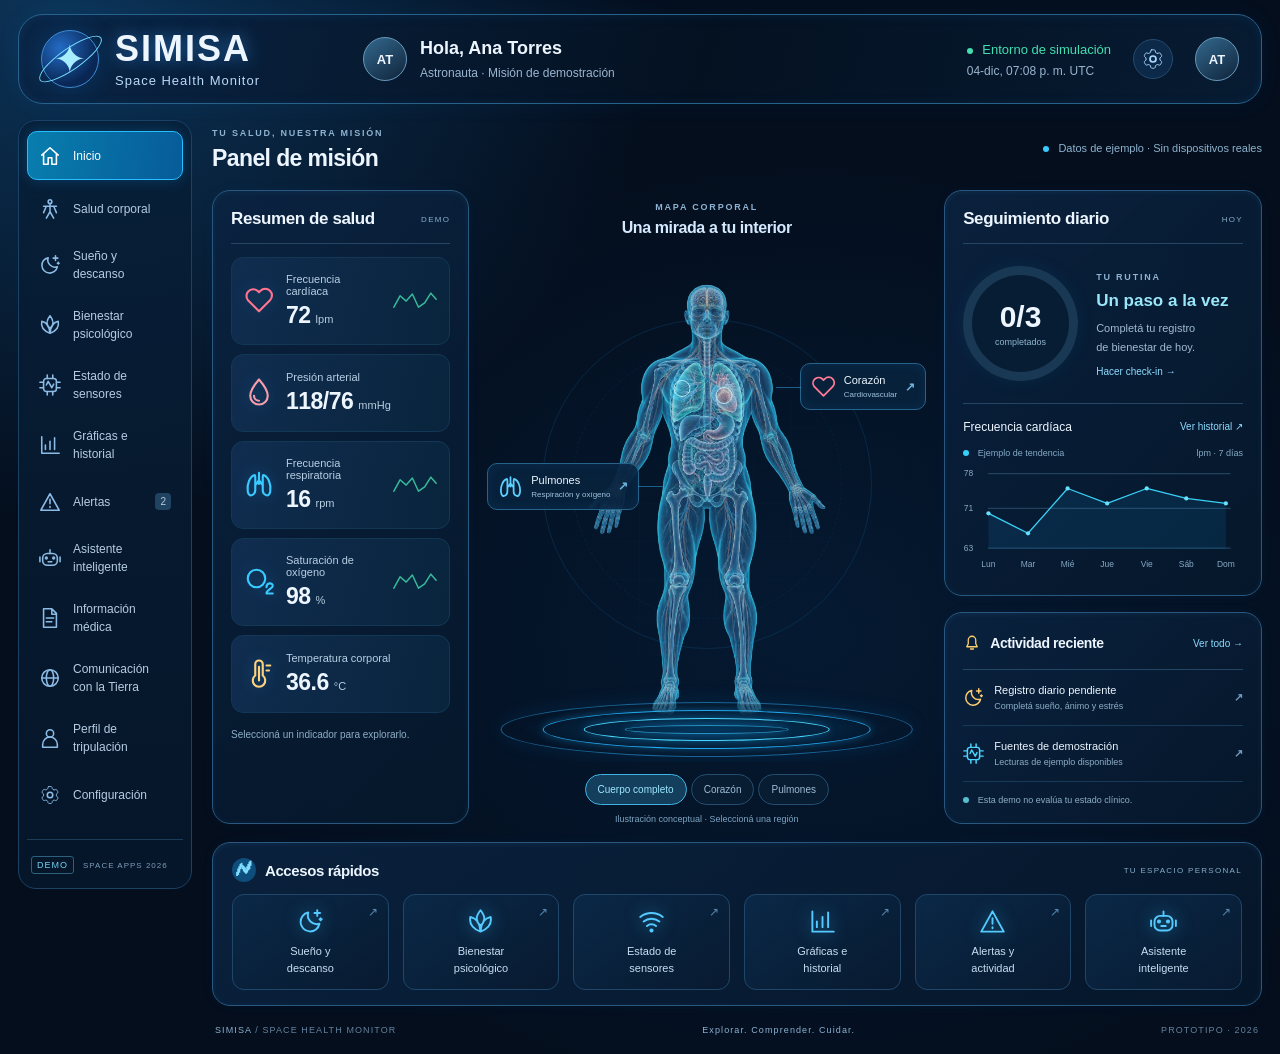
<file: index.html>
<!doctype html>
<html lang="es">

<head>
  <meta charset="utf-8">
  <meta name="viewport" content="width=device-width,initial-scale=1">
  <meta name="theme-color" content="#061224">
  <meta name="description" content="SIMISA: prototipo de seguimiento de salud para misiones espaciales.">
  <title>SIMISA · Panel de misión</title>
  <link rel="stylesheet" href="web/styles.css">
  <script src="web/app.js" defer></script>
</head>

<body>
  <header class="topbar">
    <a href="#inicio" class="brand" aria-label="SIMISA, inicio"><span
        class="brand-icon">✦<i></i></span><span><strong>SIMISA</strong><small>Space Health Monitor</small></span></a>
    <div class="crew"><span class="avatar">AT</span>
      <div><b>Hola, Ana Torres</b><small>Astronauta · Misión de demostración</small></div>
    </div>
    <div class="connection"><span><i></i> Entorno de simulación</span><small id="clock"></small></div>
    <button class="icon-button" data-panel="settings" aria-label="Abrir configuración"><span
        data-icon="settings"></span></button>
    <button class="avatar profile-button" data-panel="profile" aria-label="Ver perfil de Ana Torres">AT</button>
  </header>
  <div class="app-layout">
    <aside class="sidebar">
      <nav aria-label="Navegación principal">
        <button class="nav-item active" data-action="home" aria-current="page"><span
            data-icon="home"></span><span>Inicio</span></button>
        <button class="nav-item" data-action="body"><span data-icon="body"></span><span>Salud corporal</span></button>
        <button class="nav-item" data-panel="sleep"><span data-icon="moon"></span><span>Sueño y descanso</span></button>
        <button class="nav-item" data-panel="wellbeing"><span data-icon="flower"></span><span>Bienestar
            psicológico</span></button>
        <button class="nav-item" data-panel="devices"><span data-icon="sensor"></span><span>Estado de
            sensores</span></button>
        <button class="nav-item" data-panel="history"><span data-icon="chart"></span><span>Gráficas e
            historial</span></button>
        <button class="nav-item" data-panel="alerts"><span data-icon="alert"></span><span>Alertas</span><span
            class="nav-count">2</span></button>
        <button class="nav-item" data-panel="assistant"><span data-icon="assistant"></span><span>Asistente
            inteligente</span></button>
        <button class="nav-item" data-panel="information"><span data-icon="document"></span><span>Información
            médica</span></button>
        <button class="nav-item" data-panel="earth"><span data-icon="globe"></span><span>Comunicación con la
            Tierra</span></button>
        <button class="nav-item" data-panel="profile"><span data-icon="user"></span><span>Perfil de
            tripulación</span></button>
        <button class="nav-item" data-panel="settings"><span
            data-icon="settings"></span><span>Configuración</span></button>
      </nav>
      <div class="sidebar-foot"><span class="demo-tag">DEMO</span><span>SPACE APPS 2026</span></div>
    </aside>
    <main>
      <div class="page-intro">
        <div><span class="eyebrow">TU SALUD, NUESTRA MISIÓN</span>
          <h1>Panel de misión</h1>
        </div><span class="demo-note"><i></i> Datos de ejemplo · Sin dispositivos reales</span>
      </div>
      <div class="dashboard">
        <section class="panel health-panel" aria-labelledby="summary-title">
          <div class="panel-heading">
            <h2 id="summary-title">Resumen de salud</h2><span class="tiny-label">DEMO</span>
          </div>
          <div id="metrics" class="metrics"></div>
          <p class="panel-footnote">Seleccioná un indicador para explorarlo.</p>
        </section>
        <section class="body-panel" aria-label="Explorador corporal interactivo">
          <div class="body-heading"><span class="eyebrow">MAPA CORPORAL</span>
            <h2 id="body-title" aria-live="polite">Una mirada a tu interior</h2>
          </div>
          <div id="body-stage" tabindex="0"
            aria-label="Mapa corporal. Usá los botones para explorar corazón y pulmones. Escape vuelve al cuerpo completo.">
            <div class="orbital orbit-one"></div>
            <div class="orbital orbit-two"></div>
            <div class="scan-grid"></div>
            <div id="body-scene"><img id="anatomy" src="prototipo-cuerpo/assets/cuerpo-holografico.png"
                alt="Ilustración conceptual frontal del cuerpo humano con órganos visibles" draggable="false"><button
                class="hotspot heart-hotspot" data-region="heart" aria-label="Explorar corazón"></button><button
                class="hotspot lung-hotspot" data-region="lungs" aria-label="Explorar pulmones"></button></div>
            <button class="body-label label-heart" data-region="heart"><span
                data-icon="heart"></span><span>Corazón<small>Cardiovascular</small></span><b>↗</b></button>
            <button class="body-label label-lungs" data-region="lungs"><span
                data-icon="lungs"></span><span>Pulmones<small>Respiración y oxígeno</small></span><b>↗</b></button>
            <div class="platform"><i></i><i></i><i></i></div>
            <p id="image-status" role="status" hidden></p>
          </div>
          <div class="body-controls"><button class="view-button selected" data-region="full" aria-pressed="true">Cuerpo
              completo</button><button class="view-button" data-region="heart"
              aria-pressed="false">Corazón</button><button class="view-button" data-region="lungs"
              aria-pressed="false">Pulmones</button></div>
          <p class="anatomy-note">Ilustración conceptual · Seleccioná una región</p>
          <div id="region-detail" hidden><span id="region-description"></span><button class="text-button"
              id="region-more">Ver indicadores →</button></div>
        </section>
        <aside class="right-column">
          <section class="panel tracking-panel">
            <div class="panel-heading">
              <h2>Seguimiento diario</h2><span class="tiny-label">HOY</span>
            </div>
            <div class="progress-summary">
              <div class="progress-ring" id="progress-ring">
                <div><strong id="progress-count">0/3</strong><small>completados</small></div>
              </div>
              <div><span class="eyebrow">TU RUTINA</span>
                <h3 id="routine-title">Un paso a la vez</h3>
                <p>Completá tu registro<br>de bienestar de hoy.</p><button class="text-button"
                  data-panel="wellbeing">Hacer check-in →</button>
              </div>
            </div>
            <div class="trend-heading">
              <h3>Frecuencia cardíaca</h3><button class="text-button" data-panel="history">Ver historial ↗</button>
            </div>
            <div class="chart-legend"><span><i></i> Ejemplo de tendencia</span><span>lpm · 7 días</span></div>
            <div id="overview-chart" class="chart"></div>
          </section>
          <section class="panel alerts-panel">
            <div class="panel-heading">
              <h2><span data-icon="bell"></span> Actividad reciente</h2><button class="text-button"
                data-panel="alerts">Ver todo →</button>
            </div><button class="activity-row" data-panel="wellbeing"><span class="activity-icon amber"
                data-icon="moon"></span><span>Registro diario pendiente<small>Completá sueño, ánimo y
                  estrés</small></span><b>↗</b></button><button class="activity-row" data-panel="devices"><span
                class="activity-icon" data-icon="sensor"></span><span>Fuentes de demostración<small>Lecturas de ejemplo
                  disponibles</small></span><b>↗</b></button>
            <div class="activity-note"><i></i> Esta demo no evalúa tu estado clínico.</div>
          </section>
        </aside>
        <section class="panel quick-panel">
          <div class="panel-heading">
            <h2><span class="bolt">🗲</span> Accesos rápidos</h2><span class="tiny-label">TU ESPACIO PERSONAL</span>
          </div>
          <div class="quick-grid"><button data-panel="sleep"><span data-icon="moon"></span>Sueño y<br>descanso<span
                class="quick-arrow">↗</span></button><button data-panel="wellbeing"><span
                data-icon="flower"></span>Bienestar<br>psicológico<span class="quick-arrow">↗</span></button><button
              data-panel="devices"><span data-icon="wifi"></span>Estado de<br>sensores<span
                class="quick-arrow">↗</span></button><button data-panel="history"><span
                data-icon="chart"></span>Gráficas e<br>historial<span class="quick-arrow">↗</span></button><button
              data-panel="alerts"><span class="amber" data-icon="alert"></span>Alertas y<br>actividad<span
                class="quick-arrow">↗</span></button><button data-panel="assistant"><span
                data-icon="assistant"></span>Asistente<br>inteligente<span class="quick-arrow">↗</span></button></div>
        </section>
      </div>
      <footer><span>SIMISA <span class="muted">/ SPACE HEALTH MONITOR</span></span><span>Explorar. Comprender.
          Cuidar.</span><span class="muted">PROTOTIPO · 2026</span></footer>
    </main>
  </div>
  <dialog id="detail-dialog" aria-labelledby="dialog-title">
    <div class="dialog-heading"><span class="eyebrow">SIMISA / ESPACIO PERSONAL</span><button id="close-dialog"
        class="icon-button" aria-label="Cerrar panel">×</button></div>
    <h2 id="dialog-title"></h2>
    <div id="dialog-content"></div>
  </dialog>
  <div id="toast" role="status" hidden></div>
</body>

</html>
</file>
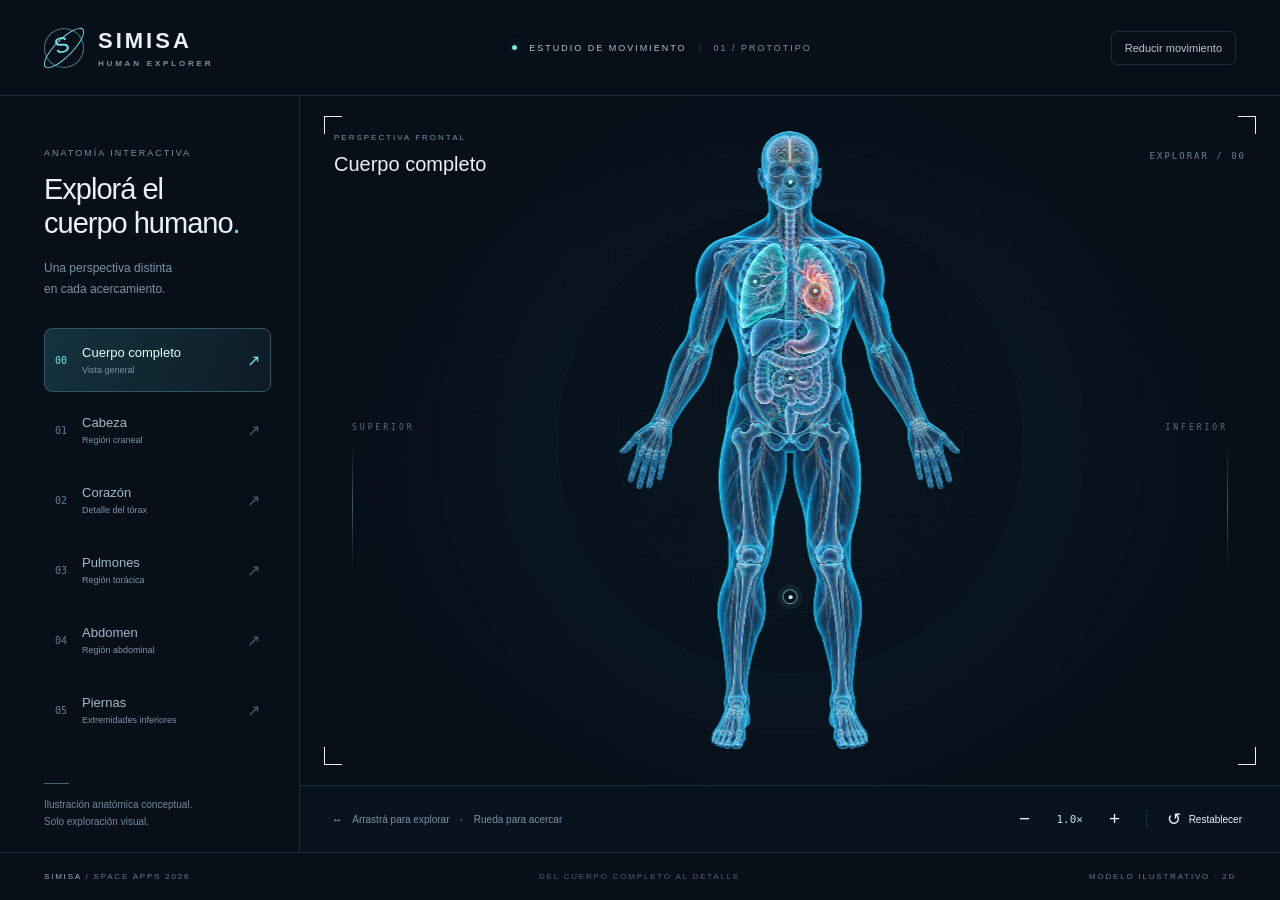
<file: prototipo-cuerpo/index.html>
<!doctype html>
<html lang="es">
<head><meta charset="UTF-8"><meta name="viewport" content="width=device-width, initial-scale=1"><meta name="theme-color" content="#070f19"><title>SIMISA · Explorador corporal</title><link rel="stylesheet" href="styles.css"><script defer src="app.js"></script></head>
<body>
<header class="topbar"><a class="brand" href="#" aria-label="SIMISA, volver al cuerpo completo"><span class="brand-mark">S<span></span></span><span>SIMISA<small>HUMAN EXPLORER</small></span></a><div class="edition"><i></i> ESTUDIO DE MOVIMIENTO <span>01 / PROTOTIPO</span></div><button id="motion" class="quiet" aria-pressed="false">Reducir movimiento</button></header>
<main>
<aside class="sidebar"><div><p class="eyebrow">ANATOMÍA INTERACTIVA</p><h1>Explorá el<br>cuerpo humano<span>.</span></h1><p class="intro">Una perspectiva distinta<br>en cada acercamiento.</p></div>
<nav aria-label="Regiones del cuerpo">
<button class="region active" data-region="full" aria-pressed="true"><span class="number">00</span><span>Cuerpo completo<small>Vista general</small></span><span class="arrow">↗</span></button>
<button class="region" data-region="head" aria-pressed="false"><span class="number">01</span><span>Cabeza<small>Región craneal</small></span><span class="arrow">↗</span></button>
<button class="region" data-region="heart" aria-pressed="false"><span class="number">02</span><span>Corazón<small>Detalle del tórax</small></span><span class="arrow">↗</span></button>
<button class="region" data-region="lungs" aria-pressed="false"><span class="number">03</span><span>Pulmones<small>Región torácica</small></span><span class="arrow">↗</span></button>
<button class="region" data-region="abdomen" aria-pressed="false"><span class="number">04</span><span>Abdomen<small>Región abdominal</small></span><span class="arrow">↗</span></button>
<button class="region" data-region="legs" aria-pressed="false"><span class="number">05</span><span>Piernas<small>Extremidades inferiores</small></span><span class="arrow">↗</span></button>
</nav><div class="sidebar-note"><span class="note-line"></span><p>Ilustración anatómica conceptual.<br>Solo exploración visual.</p></div></aside>
<section class="workspace" aria-label="Explorador anatómico">
<div class="stage-heading"><div><span class="eyebrow">PERSPECTIVA FRONTAL</span><h2 id="region-title" aria-live="polite">Cuerpo completo</h2></div><span class="view-label">EXPLORAR / <span id="view-id">00</span></span></div>
<div id="viewport" tabindex="0" aria-label="Cuerpo humano. Arrastrá para desplazar, usá la rueda para acercar o las flechas del teclado para mover.">
<div class="grid"></div><div class="halo"></div><div class="axis axis-left"><span>SUPERIOR</span></div><div class="axis axis-right"><span>INFERIOR</span></div>
<div id="scene"><img id="body-image" src="assets/cuerpo-holografico.png" alt="Ilustración frontal de cuerpo humano translúcido, con esqueleto y órganos visibles" draggable="false"><div id="hotspots"></div></div>
<div class="corner tl"></div><div class="corner tr"></div><div class="corner bl"></div><div class="corner br"></div><div id="loading" role="status">Preparando la ilustración…</div>
</div>
<div class="stage-bottom"><p class="help"><span>↔</span> Arrastrá para explorar <b>·</b> Rueda para acercar</p><div class="controls" aria-label="Controles de vista"><button id="zoom-out" aria-label="Alejar">−</button><output id="zoom-value" aria-label="Nivel de zoom">1.0×</output><button id="zoom-in" aria-label="Acercar">+</button><span class="divider"></span><button id="reset" class="reset" aria-label="Volver al cuerpo completo">↺ <span>Restablecer</span></button></div></div>
</section></main><footer><span>SIMISA <span class="muted">/ SPACE APPS 2026</span></span><span>DEL CUERPO COMPLETO AL DETALLE</span><span class="muted">MODELO ILUSTRATIVO · 2D</span></footer>
</body></html>
</file>
<file: web/styles.css>
:root {
    color-scheme: dark;
    --bg: #040e1d;
    --panel: #071c34;
    --line: #214c73;
    --cyan: #39caff;
    --text: #edf6ff;
    --muted: #9bb5cf;
    --green: #44dfb0;
    --amber: #ffce70;
    font-family: Inter, 'Segoe UI', sans-serif;
    font-size: 14px
}

* {
    box-sizing: border-box
}

body {
    margin: 0;
    background: radial-gradient(ellipse at 63% 60%, #06305a55, transparent 55%), radial-gradient(ellipse at 5% 0%, #0c3458, transparent 35%), var(--bg);
    color: var(--text);
    min-height: 100vh
}

button,
a,
input,
select {
    -webkit-tap-highlight-color: transparent
}

button,
input,
select {
    font: inherit
}

button {
    cursor: pointer;
    color: inherit
}

button {
    border: 0
}

a {
    color: inherit
}

button:focus-visible,
a:focus-visible,
input:focus-visible,
select:focus-visible,
#body-stage:focus-visible {
    outline: 2px solid #88e6ff;
    outline-offset: 4px
}

button {
    transition: background .2s, border-color .2s, transform .2s
}

button:hover {
    filter: brightness(1.14)
}

[hidden] {
    display: none !important
}

svg {
    width: 24px;
    height: 24px;
    fill: none;
    stroke: currentColor;
    stroke-width: 1.7;
    stroke-linecap: round;
    stroke-linejoin: round;
    flex-shrink: 0
}

[data-icon] {
    display: inline-flex;
    align-items: center;
    justify-content: center
}

.topbar {
    margin: 14px 18px 0;
    min-height: 90px;
    border: 1px solid #27628c;
    border-radius: 25px;
    background: linear-gradient(105deg, #0a2545, #041121 55%, #071b32);
    display: flex;
    align-items: center;
    gap: 22px;
    padding: 14px 22px;
    box-shadow: inset 0 1px 12px #249cff16, 0 0 24px #008eff10
}

.brand {
    text-decoration: none;
    display: flex;
    align-items: center;
    gap: 16px;
    min-width: 300px
}

.brand strong {
    font-size: 36px;
    letter-spacing: 2px;
    text-shadow: 0 0 18px #3c9fff90;
    line-height: 1
}

.brand small {
    display: block;
    margin-top: 6px;
    color: #b9d9f9;
    font-size: 13px;
    letter-spacing: 1px
}

.brand-icon {
    position: relative;
    border-radius: 50%;
    width: 58px;
    height: 58px;
    background: radial-gradient(circle at 32% 30%, #236bc4, #092654 68%);
    color: #a6edff;
    display: grid;
    place-items: center;
    font-size: 40px;
    border: 1px solid #3e8bd4;
    box-shadow: 0 0 24px #008cff33
}

.brand-icon i {
    position: absolute;
    width: 75px;
    height: 22px;
    border: 1.5px solid #75dfff;
    border-radius: 50%;
    transform: rotate(-35deg)
}

.crew {
    display: flex;
    align-items: center;
    gap: 13px
}

.crew b {
    font-size: 18px
}

.crew small,
.connection small {
    display: block;
    color: var(--muted);
    font-size: 12px;
    margin-top: 7px
}

.avatar {
    width: 44px;
    height: 44px;
    display: grid;
    place-items: center;
    border-radius: 50%;
    background: linear-gradient(145deg, #33688d, #10243b);
    border: 1px solid #669abb;
    font-size: 13px;
    font-weight: 600
}

.connection {
    margin-left: auto;
    white-space: nowrap
}

.connection>span {
    color: var(--green);
    font-size: 13px
}

.connection i,
.demo-note i,
.chart-legend i,
.activity-note i {
    display: inline-block;
    width: 6px;
    height: 6px;
    border-radius: 100%;
    background: currentColor;
    margin-right: 6px
}

.icon-button {
    width: 40px;
    height: 40px;
    background: #0c294a;
    border: 1px solid #254a6c;
    border-radius: 50%;
    display: grid;
    place-items: center;
    color: #acd9ff;
    font-size: 28px
}

.app-layout {
    display: grid;
    grid-template-columns: 174px 1fr;
    gap: 20px;
    padding: 16px 18px 0
}

.sidebar {
    border: 1px solid #1b4165;
    border-radius: 18px;
    background: linear-gradient(180deg, #071e37dd, #06172be6);
    padding: 10px 8px;
    display: flex;
    flex-direction: column;
    align-self: start
}

.sidebar nav {
    display: grid;
    gap: 4px
}

.nav-item {
    display: flex;
    align-items: center;
    text-align: left;
    gap: 12px;
    min-height: 49px;
    padding: 9px 11px;
    background: transparent;
    border: 1px solid transparent;
    border-radius: 10px;
    font-size: 12px;
    line-height: 1.5;
    color: #b6cce3
}

.nav-item svg {
    width: 22px;
    height: 22px;
    color: #8cbce6
}

.nav-item.active {
    background: linear-gradient(100deg, #087eae, #075b99);
    border-color: #27beff;
    box-shadow: 0 0 14px #0a97e844;
    color: white
}

.nav-item.active svg {
    color: white
}

.nav-item:hover {
    background-color: #112f4d
}

.nav-count {
    margin-left: auto;
    background: #204362;
    border-radius: 4px;
    padding: 1px 5px;
    font-size: 10px
}

.sidebar-foot {
    margin-top: 20px;
    padding: 16px 4px 4px;
    border-top: 1px solid #1c3b56;
    display: flex;
    align-items: center;
    gap: 9px;
    color: #7e9dbb;
    font-size: 8px;
    letter-spacing: 1px
}

.demo-tag {
    border: 1px solid #2c607d;
    color: #73d5f5;
    padding: 3px 5px;
    border-radius: 3px;
    font-size: 9px
}

main {
    min-width: 0
}

.page-intro {
    display: flex;
    justify-content: space-between;
    align-items: center;
    margin: 3px 0 18px
}

.eyebrow {
    font-size: 9px;
    letter-spacing: 1.8px;
    color: #8eb2d1;
    font-weight: 600
}

h1 {
    font-size: 23px;
    letter-spacing: -.6px;
    margin: 6px 0 0;
    font-weight: 600
}

.demo-note {
    font-size: 11px;
    color: #8eb3cf
}

.demo-note i {
    color: var(--cyan)
}

.dashboard {
    display: grid;
    grid-template-columns: minmax(245px, .85fr) minmax(300px, 1.45fr) minmax(310px, 1.05fr);
    gap: 18px;
    align-items: stretch
}

.panel {
    border: 1px solid #28587f;
    border-radius: 18px;
    background: linear-gradient(135deg, #0a2341dc, #06172be8);
    box-shadow: inset 0 1px 6px #6abfff13, 0 0 14px #1690ff0a;
    padding: 18px
}

.panel-heading {
    display: flex;
    justify-content: space-between;
    gap: 8px;
    align-items: center;
    padding-bottom: 14px;
    border-bottom: 1px solid #244563
}

h2 {
    font-size: 17px;
    letter-spacing: -.4px;
    font-weight: 600;
    margin: 0
}

.panel-heading h2 {
    display: flex;
    align-items: center;
    gap: 9px
}

.tiny-label {
    font-size: 8px;
    letter-spacing: 1.3px;
    color: #88aecb
}

.metrics {
    display: grid;
    gap: 9px;
    margin-top: 13px
}

.metric {
    width: 100%;
    display: flex;
    align-items: center;
    text-align: left;
    gap: 12px;
    padding: 15px 12px;
    border: 1px solid #123856;
    border-radius: 12px;
    background: linear-gradient(105deg, #102d50, #09243c);
    min-height: 78px
}

.metric:hover {
    border-color: #3e9bd1;
    transform: translateX(2px)
}

.metric-icon {
    color: var(--cyan);
    filter: drop-shadow(0 0 7px #22adff44)
}

.metric-icon svg {
    width: 30px;
    height: 30px
}

.metric.heart .metric-icon {
    color: #ff748e
}

.metric.pressure .metric-icon {
    color: #f89eab
}

.metric.temperature .metric-icon {
    color: #ffd37b
}

.metric small {
    display: block;
    font-size: 11px;
    color: #b8cfe4;
    margin-bottom: 5px
}

.metric strong {
    font-size: 23px;
    font-weight: 600;
    letter-spacing: -.5px;
    font-variant-numeric: tabular-nums
}

.metric .unit {
    font-size: 11px;
    margin-left: 5px;
    color: #b9cfe0
}

.spark {
    margin-left: auto;
    width: 44px;
    height: 25px;
    stroke: var(--green);
    opacity: .8
}

.panel-footnote {
    font-size: 10px;
    color: #8eaec7;
    margin: 16px 0 0
}

.body-panel {
    position: relative;
    min-height: 560px;
    overflow: hidden;
    display: flex;
    flex-direction: column
}

.body-heading {
    text-align: center;
    padding-top: 7px;
    z-index: 1;
    pointer-events: none
}

.body-heading h2 {
    font-size: 16px;
    margin-top: 6px;
    color: #d6eaff
}

#body-stage {
    position: relative;
    flex: 1;
    min-height: 435px;
    overflow: hidden;
    border-radius: 22px
}

#body-scene {
    position: absolute;
    left: 50%;
    top: 50%;
    width: 290px;
    height: 435px;
    transform: translate(-50%, -50%);
    transform-origin: center;
    transition: transform .8s cubic-bezier(.22, .8, .25, 1);
    z-index: 1;
    mix-blend-mode: screen
}

#anatomy {
    width: 100%;
    height: 100%;
    object-fit: contain;
    filter: saturate(.85) brightness(.85);
    mask-image: linear-gradient(black 95%, transparent)
}

.orbital {
    position: absolute;
    border: 1px solid #17659d40;
    border-radius: 50%;
    left: 50%;
    top: 47%;
    transform: translate(-50%, -50%);
    width: 330px;
    height: 330px
}

.orbit-two {
    width: 270px;
    height: 270px;
    border-style: dashed;
    opacity: .6
}

.scan-grid {
    position: absolute;
    inset: 0;
    background-image: linear-gradient(#17548912 1px, transparent 1px), linear-gradient(90deg, #17548912 1px, transparent 1px);
    background-size: 38px 38px;
    mask-image: radial-gradient(ellipse, black, transparent 70%)
}

.platform {
    position: absolute;
    bottom: 5px;
    left: 50%;
    width: 94%;
    height: 55px;
    transform: translateX(-50%);
    border-radius: 50%;
    border: 1px solid #299ade99;
    background: radial-gradient(ellipse, #0284d249, transparent 65%);
    box-shadow: 0 0 20px #078be622
}

.platform i {
    position: absolute;
    inset: 7px 10%;
    border: 1px solid #22a8ed;
    border-radius: 50%;
    box-shadow: 0 0 10px #27a8ed55
}

.platform i:nth-child(2) {
    inset: 15px 20%;
    border-color: #49d9ff
}

.platform i:nth-child(3) {
    inset: 22px 30%;
    border-color: #258fc0
}

.body-label {
    position: absolute;
    z-index: 3;
    display: flex;
    align-items: center;
    gap: 8px;
    border: 1px solid #24638a;
    border-radius: 10px;
    padding: 10px;
    background: #08223eea;
    box-shadow: inset 0 0 12px #2d97eb18;
    text-align: left;
    font-size: 11px
}

.body-label svg {
    width: 25px;
    height: 25px;
    color: #5bceff
}

.body-label small {
    display: block;
    font-size: 8px;
    color: #a0c1db;
    margin-top: 4px
}

.body-label b {
    font-size: 12px;
    color: #6fb2db
}

.label-heart {
    right: 0;
    top: 24%
}

.label-heart svg {
    color: #ff7a97
}

.label-lungs {
    left: 0;
    top: 43%
}

.body-label:before {
    content: '';
    position: absolute;
    height: 1px;
    background: #39b6ff77;
    width: 25px;
    right: 100%;
    top: 50%
}

.label-lungs:before {
    left: 100%
}

.hotspot {
    position: absolute;
    width: 17px;
    height: 17px;
    padding: 0;
    border-radius: 50%;
    border: 1px solid #b6eeff;
    background: #43ccff33;
    box-shadow: 0 0 0 5px #33d1ff22, 0 0 13px #36cfff;
    transform: translate(-50%, -50%);
    z-index: 2
}

.heart-hotspot {
    left: 56%;
    top: 26%
}

.lung-hotspot {
    left: 41.5%;
    top: 24.5%
}

.body-controls {
    display: flex;
    gap: 4px;
    justify-content: center;
    position: relative;
    z-index: 2;
    margin-top: 12px
}

.view-button {
    background: #081d32;
    border: 1px solid #244e71;
    border-radius: 20px;
    font-size: 10px;
    padding: 9px 12px;
    color: #9ebcd5
}

.view-button.selected {
    background: #133e5c;
    color: #9ee8ff;
    border-color: #40b3e2
}

.anatomy-note {
    text-align: center;
    font-size: 9px;
    color: #7da5c3;
    margin: 9px 0 0
}

#region-detail {
    margin-top: 10px;
    text-align: center;
    font-size: 11px;
    color: #b4d0e6
}

#region-detail .text-button {
    display: block;
    margin: 8px auto
}

.right-column {
    display: flex;
    flex-direction: column;
    gap: 16px
}

.tracking-panel {
    flex: 1
}

.progress-summary {
    display: flex;
    gap: 18px;
    align-items: center;
    padding: 22px 0
}

.progress-ring {
    width: 115px;
    height: 115px;
    flex-shrink: 0;
    border-radius: 50%;
    background: conic-gradient(var(--green) var(--progress, 0%), #183853 0);
    padding: 9px;
    box-shadow: 0 0 20px #1bafff12;
    transform: rotate(-25deg)
}

.progress-ring>div {
    width: 100%;
    height: 100%;
    border-radius: 50%;
    background: #071d34;
    display: flex;
    flex-direction: column;
    align-items: center;
    justify-content: center;
    transform: rotate(25deg)
}

.progress-ring strong {
    font-size: 30px;
    font-weight: 600
}

.progress-ring small {
    font-size: 9px;
    color: #8fb6ce;
    margin-top: 3px
}

.progress-summary h3 {
    font-size: 17px;
    margin: 8px 0;
    color: #99e6f9
}

.progress-summary p {
    font-size: 11px;
    color: #a1bbd2;
    line-height: 1.7;
    margin: 0 0 6px
}

.text-button {
    background: none;
    padding: 3px 0;
    font-size: 10px;
    color: #8edbff
}

.trend-heading {
    display: flex;
    align-items: center;
    justify-content: space-between;
    border-top: 1px solid #244563;
    padding-top: 14px
}

.trend-heading h3 {
    font-size: 12px;
    font-weight: 500;
    margin: 0
}

.chart-legend {
    display: flex;
    justify-content: space-between;
    font-size: 9px;
    color: #85a9c6;
    margin: 13px 0 2px
}

.chart-legend i {
    color: #35d0fb
}

.chart svg {
    width: 100%;
    height: auto;
    stroke-width: 1.5
}

.chart text {
    fill: #88aac6;
    stroke: none;
    font-size: 10px;
    font-family: inherit
}

.alerts-panel .panel-heading h2 {
    font-size: 14px
}

.alerts-panel .panel-heading svg {
    width: 18px;
    color: #ffd16d
}

.activity-row {
    display: flex;
    align-items: center;
    gap: 10px;
    text-align: left;
    background: none;
    width: 100%;
    padding: 14px 0;
    border-bottom: 1px solid #183958;
    font-size: 11px
}

.activity-row small {
    display: block;
    font-size: 9px;
    color: #8eaec7;
    margin-top: 5px
}

.activity-row b {
    margin-left: auto;
    color: #739cbc
}

.activity-icon {
    color: #4bd4ff
}

.activity-icon svg {
    width: 21px;
    height: 21px
}

.amber {
    color: var(--amber) !important
}

.activity-note {
    font-size: 9px;
    color: #8eafc7;
    margin-top: 13px
}

.activity-note i {
    color: #53bfcf
}

.quick-panel {
    grid-column: 1/-1;
    padding: 15px 19px
}

.quick-panel .panel-heading {
    padding-bottom: 12px;
    border: 0
}

.quick-panel h2 {
    font-size: 15px
}

.bolt {
    background: #0d4e7c;
    color: #7fdcff;
    border-radius: 50%;
    width: 24px;
    height: 24px;
    display: grid;
    place-items: center;
    font-size: 18px
}

.quick-grid {
    display: grid;
    grid-template-columns: repeat(6, 1fr);
    gap: 14px
}

.quick-grid button {
    position: relative;
    border: 1px solid #20476a;
    border-radius: 12px;
    background: linear-gradient(145deg, #0a2847, #081a30);
    padding: 13px;
    display: flex;
    flex-direction: column;
    align-items: center;
    gap: 8px;
    text-align: center;
    font-size: 11px;
    line-height: 1.5;
    color: #c8def2
}

.quick-grid button:hover {
    border-color: #47b7e2;
    background: #0d3454
}

.quick-grid svg {
    width: 27px;
    height: 27px;
    color: #55caff;
    filter: drop-shadow(0 0 8px #2ec5ff88)
}

.quick-arrow {
    position: absolute;
    right: 10px;
    top: 8px;
    color: #5789ae;
    font-size: 12px
}

footer {
    display: flex;
    justify-content: space-between;
    color: #8bb2d1;
    font-size: 9px;
    letter-spacing: 1.1px;
    padding: 19px 3px
}

.muted {
    color: #65839e
}

dialog {
    width: min(540px, calc(100% - 32px));
    max-height: 85vh;
    background: linear-gradient(145deg, #0c2947, #07172b);
    color: var(--text);
    border: 1px solid #3676a0;
    border-radius: 20px;
    padding: 25px;
    box-shadow: 0 20px 100px #0009
}

dialog::backdrop {
    background: #010915b8;
    backdrop-filter: blur(6px)
}

.dialog-heading {
    display: flex;
    align-items: center;
    justify-content: space-between;
    margin-bottom: 12px
}

dialog h2 {
    font-size: 24px;
    margin-bottom: 20px
}

dialog p {
    color: #b4cde0;
    font-size: 13px;
    line-height: 1.8
}

.dialog-card {
    padding: 16px;
    background: #0b2340;
    border: 1px solid #214665;
    border-radius: 12px;
    margin: 12px 0
}

.dialog-card h3 {
    font-size: 14px;
    margin: 0 0 8px
}

.dialog-card strong.reading {
    font-size: 36px;
    color: #8ee5ff
}

.dialog-card small {
    color: #90b4cd
}

.primary-button {
    background: #31bcef;
    color: #041b2c;
    font-weight: 600;
    border-radius: 9px;
    padding: 12px 18px
}

.secondary-button {
    border: 1px solid #326183;
    border-radius: 8px;
    padding: 10px 15px;
    background: #102f4b
}

.form-field {
    display: grid;
    gap: 8px;
    margin: 18px 0;
    font-size: 13px
}

.form-field input,
.form-field select {
    border: 1px solid #326486;
    background: #061b30;
    color: white;
    border-radius: 8px;
    padding: 12px;
    width: 100%
}

.device-row {
    display: flex;
    align-items: center;
    gap: 15px;
    justify-content: space-between
}

.device-row p {
    margin: 4px 0;
    font-size: 11px
}

.status-pill {
    display: inline-block;
    color: #7be6ca;
    font-size: 10px;
    padding: 4px 7px;
    background: #0c3b40;
    border-radius: 5px
}

.dialog-tabs {
    display: flex;
    gap: 8px;
    margin-bottom: 15px
}

.dialog-tabs button {
    flex: 1
}

.dialog-tabs [aria-pressed=true] {
    border-color: #59caff;
    color: #8fe3ff;
    background: #124364
}

.note {
    font-size: 11px !important;
    color: #8faec5 !important
}

.success {
    color: #62e2b4 !important
}

#toast {
    position: fixed;
    bottom: 22px;
    left: 50%;
    transform: translateX(-50%);
    padding: 15px 22px;
    background: #103d4f;
    border: 1px solid #66c9d5;
    border-radius: 10px;
    color: #d2ffff;
    z-index: 10;
    font-size: 13px;
    box-shadow: 0 10px 40px #0008
}

.reduced-motion * {
    transition: none !important;
    animation: none !important
}

@media(prefers-reduced-motion:reduce) {
    * {
        transition: none !important;
        animation: none !important
    }
}

@media(min-width:1550px) {
    .dashboard {
        grid-template-columns: 330px minmax(400px, 1fr) 400px
    }

    .body-panel {
        min-height: 650px
    }

    #body-scene {
        width: 350px;
        height: 525px
    }

    .metric {
        min-height: 88px
    }

    .topbar {
        min-height: 100px
    }

    .quick-grid button {
        padding: 18px
    }

    .app-layout {
        grid-template-columns: 190px 1fr
    }
}

@media(max-width:1200px) {
    .app-layout {
        grid-template-columns: 70px 1fr;
        gap: 14px
    }

    .nav-item {
        justify-content: center;
        padding: 12px 0
    }

    .nav-item>span:not([data-icon]) {
        display: none
    }

    .sidebar-foot {
        display: none
    }

    .brand {
        min-width: 230px
    }

    .brand strong {
        font-size: 29px
    }

    .dashboard {
        grid-template-columns: minmax(220px, .9fr) minmax(270px, 1.2fr)
    }

    .right-column {
        grid-column: 1/-1;
        display: grid;
        grid-template-columns: 1.2fr 1fr
    }

    .quick-panel {
        grid-row: 3
    }

    .progress-summary {
        padding: 16px 0
    }

    .body-panel {
        min-height: 570px
    }

    .tracking-panel .chart {
        max-height: 110px;
        overflow: hidden
    }

    .connection small {
        display: none
    }

    .crew b {
        font-size: 15px
    }

    .topbar {
        gap: 16px
    }

    .profile-button {
        display: none
    }

    .label-heart {
        right: 3px
    }
}

@media(max-width:760px) {
    .topbar {
        margin: 8px;
        padding: 13px;
        border-radius: 16px;
        min-height: 75px;
        gap: 10px
    }

    .brand {
        min-width: 0;
        gap: 10px
    }

    .brand strong {
        font-size: 24px
    }

    .brand small {
        font-size: 8px
    }

    .brand-icon {
        width: 39px;
        height: 39px;
        font-size: 28px
    }

    .brand-icon i {
        width: 49px;
        height: 16px
    }

    .crew {
        display: none
    }

    .connection {
        font-size: 10px
    }

    .connection>span {
        font-size: 9px
    }

    .app-layout {
        display: flex;
        flex-direction: column;
        padding: 0 10px;
        gap: 12px
    }

    .sidebar {
        width: 100%;
        padding: 5px;
        border-radius: 12px
    }

    .sidebar nav {
        display: flex;
        overflow-x: auto;
        gap: 5px
    }

    .nav-item {
        min-width: 48px;
        min-height: 44px
    }

    .page-intro {
        margin: 8px 0 18px;
        gap: 10px
    }

    h1 {
        font-size: 21px
    }

    .demo-note {
        max-width: 140px;
        font-size: 9px;
        line-height: 1.6
    }

    .dashboard {
        grid-template-columns: 1fr;
        gap: 14px
    }

    .body-panel {
        grid-row: 1;
        min-height: 540px
    }

    #body-stage {
        min-height: 420px
    }

    .health-panel {
        grid-row: 2
    }

    .metrics {
        grid-template-columns: 1fr 1fr
    }

    .metric {
        padding: 12px 8px;
        gap: 8px
    }

    .metric strong {
        font-size: 20px
    }

    .metric small {
        font-size: 10px
    }

    .spark {
        display: none
    }

    .metric-icon svg {
        width: 23px
    }

    .right-column {
        grid-column: auto;
        grid-template-columns: 1fr
    }

    .quick-panel {
        grid-row: auto;
        grid-column: auto
    }

    .quick-grid {
        grid-template-columns: repeat(3, 1fr);
        gap: 8px
    }

    .panel {
        padding: 16px
    }

    .progress-summary {
        justify-content: center;
        gap: 30px
    }

    .tracking-panel .chart {
        max-height: none
    }

    .quick-grid button {
        font-size: 10px
    }

    .label-lungs {
        left: 5px
    }

    .label-heart {
        right: 5px
    }

    .body-label {
        padding: 9px
    }

    .body-heading {
        padding-top: 8px
    }

    footer {
        font-size: 8px
    }

    footer>span:nth-child(2) {
        display: none
    }

    .tiny-label {
        font-size: 7px
    }

    .crew small {
        font-size: 10px
    }
}
</file>
<file: prototipo-cuerpo/styles.css>
:root{color-scheme:dark;--bg:#070f19;--line:#1b2c3c;--muted:#7b92a7;--cyan:#71e4ed;--ink:#e6f2f7;font-family:Inter,"Segoe UI",sans-serif}*{box-sizing:border-box}body{margin:0;background:var(--bg);color:var(--ink)}button,a{-webkit-tap-highlight-color:transparent}button{font:inherit;cursor:pointer}button:focus-visible,a:focus-visible,#viewport:focus-visible{outline:2px solid var(--cyan);outline-offset:5px}button{color:inherit}a{color:inherit;text-decoration:none}.topbar{height:96px;border-bottom:1px solid var(--line);display:flex;align-items:center;justify-content:space-between;padding:0 44px;gap:20px}.brand{display:flex;gap:14px;align-items:center;font-size:22px;letter-spacing:3px;font-weight:650}.brand small{display:block;font-size:8px;letter-spacing:2.8px;color:var(--muted);margin-top:5px}.brand-mark{width:40px;height:40px;border:1px solid #497782;border-radius:50%;display:grid;place-items:center;position:relative;color:var(--cyan);font-weight:300;transform:rotate(-15deg)}.brand-mark:after{content:"";position:absolute;width:52px;height:16px;border:1px solid var(--cyan);border-radius:50%;transform:rotate(-30deg)}.edition{font-size:9px;letter-spacing:2px;color:#aec2cf;display:flex;gap:12px;align-items:center}.edition i{width:5px;height:5px;background:var(--cyan);border-radius:50%;box-shadow:0 0 12px #71e4ed55}.edition span{color:var(--muted);border-left:1px solid var(--line);padding-left:14px}.quiet{background:transparent;border:1px solid var(--line);border-radius:6px;padding:10px 13px;color:#b6c6d3;font-size:11px}.quiet[aria-pressed=true]{color:var(--cyan);border-color:#467f88}main{display:grid;grid-template-columns:300px 1fr;min-height:0;height:calc(100svh - 144px)}.sidebar{overflow-y:auto;border-right:1px solid var(--line);padding:38px 28px 22px 44px;display:flex;flex-direction:column}.eyebrow{font-size:9px;letter-spacing:2px;color:var(--muted);margin:0 0 15px}h1{font-size:29px;line-height:1.17;font-weight:450;letter-spacing:-1px;margin:0}h1>span{color:var(--cyan)}.intro{font-size:12px;line-height:1.8;color:var(--muted);margin:17px 0 27px}nav{display:flex;flex-direction:column;gap:6px}.region{background:transparent;border:1px solid transparent;text-align:left;display:flex;gap:15px;align-items:center;padding:12px 10px;border-radius:8px;transition:background .18s,border-color .18s;color:#a5b8c9;width:100%}.region:hover{background:#10212c}.region.active{border-color:#315561;background:linear-gradient(110deg,#15333d,#0d1b27);color:#e2ffff}.number{font:10px monospace;color:#647e90}.active .number{color:var(--cyan)}.region>span:nth-child(2){font-size:13px}.region small{display:block;font-size:9px;color:var(--muted);margin-top:5px}.arrow{margin-left:auto;color:#45616f;font-size:16px}.active .arrow{color:var(--cyan)}.sidebar-note{margin-top:auto;padding-top:20px}.note-line{display:block;width:25px;height:1px;background:#45616f}.sidebar-note p{color:#71899d;font-size:10px;line-height:1.7;margin:12px 0 0}.workspace{position:relative;display:flex;flex-direction:column;overflow:hidden;background:radial-gradient(ellipse at 50% 50%,#10233055,transparent 65%)}.stage-heading{padding:30px 34px 0;display:flex;justify-content:space-between;align-items:center;position:absolute;inset:0 0 auto;z-index:2;pointer-events:none}.stage-heading .eyebrow{font-size:8px;letter-spacing:2px}h2{font-weight:400;font-size:20px;margin:9px 0}.view-label{font:9px monospace;letter-spacing:2px;color:#658597}#viewport{position:relative;flex:1;overflow:hidden;touch-action:none;cursor:grab;isolation:isolate;min-height:0}#viewport.dragging{cursor:grabbing}.grid{position:absolute;inset:0;background-image:linear-gradient(#3452630c 1px,transparent 1px),linear-gradient(90deg,#3452630c 1px,transparent 1px);background-size:52px 52px;mask-image:radial-gradient(ellipse at center,black,transparent 75%)}.halo{position:absolute;left:50%;top:50%;transform:translate(-50%,-50%);height:68%;aspect-ratio:1;border:1px solid #5cb7ca12;border-radius:50%;box-shadow:0 0 0 60px #5cb7ca03,0 0 0 120px #5cb7ca02}.halo:before{content:"";position:absolute;inset:13%;border:1px dashed #5cb7ca12;border-radius:50%}#scene{position:absolute;width:1024px;height:1536px;transform-origin:0 0;will-change:transform;mix-blend-mode:screen}#body-image{display:block;width:100%;height:100%;user-select:none;pointer-events:none}.hotspot{position:absolute;padding:0;width:15px;height:15px;transform:translate(-50%,-50%) scale(var(--inverse,1));background:#08192255;border:1px solid #8eeaf19c;border-radius:50%;box-shadow:0 0 0 5px #80e6f011;display:grid;place-items:center}.hotspot:after{content:"";width:4px;height:4px;background:#bdfbff;border-radius:50%}.hotspot:hover,.hotspot:focus-visible,.hotspot.selected{background:#439fa6a0;border-color:#d3ffff;box-shadow:0 0 0 6px #80e6f025}.hotspot.selected{opacity:0}.hotspot.selected:focus-visible{opacity:1}.corner{position:absolute;width:18px;height:18px;border-color:#355161;pointer-events:none}.tl{left:24px;top:20px;border-left:1px solid;border-top:1px solid}.tr{right:24px;top:20px;border-right:1px solid;border-top:1px solid}.bl{left:24px;bottom:20px;border-left:1px solid;border-bottom:1px solid}.br{right:24px;bottom:20px;border-right:1px solid;border-bottom:1px solid}.axis{position:absolute;top:50%;height:130px;width:1px;background:linear-gradient(transparent,#3c5b6d,transparent);pointer-events:none}.axis span{position:absolute;top:-18px;white-space:nowrap;font:8px monospace;letter-spacing:3px;color:#527181}.axis-left{left:52px}.axis-right{right:52px}.axis-right span{right:0}#loading{position:absolute;left:50%;top:50%;transform:translate(-50%,-50%);color:#b5d8df;font-size:13px;background:#0b1926;padding:14px 22px;border-radius:8px}.stage-bottom{position:relative;padding:16px 32px;display:flex;justify-content:space-between;align-items:center;border-top:1px solid var(--line);gap:12px;background:#09131e}.help{font-size:10px;color:var(--muted);margin:0}.help>span{color:var(--cyan);margin-right:8px}.help b{padding:0 8px;font-weight:400}.controls{display:flex;align-items:center;gap:4px}.controls button{border:0;background:transparent;border-radius:5px;min-width:34px;height:34px;font-size:19px}.controls button:hover{background:#19313d}.controls output{font:11px monospace;min-width:48px;text-align:center;color:#c3e7eb}.divider{height:18px;width:1px;background:var(--line);margin:0 10px}.controls .reset{font-size:17px;display:flex;gap:8px;align-items:center}.reset span{font-size:10px}.muted{color:#607b8f}footer{height:48px;border-top:1px solid var(--line);display:flex;justify-content:space-between;align-items:center;padding:0 44px;font-size:8px;letter-spacing:1.8px;color:#9aafbe}footer>span:nth-child(2){color:#486273}@media(min-height:900px){.sidebar{padding-top:52px}.region{padding-top:16px;padding-bottom:16px}}@media(max-width:1000px){.edition{display:none}.topbar{padding:0 24px}main{grid-template-columns:240px 1fr}.sidebar{padding-left:24px;padding-right:20px}h1{font-size:25px}.help{display:none}.stage-bottom{justify-content:center}.axis{display:none}}@media(max-width:650px){.topbar{height:76px;padding:0 20px}.brand{font-size:19px}.quiet{font-size:10px;padding:8px}.brand-mark{width:32px;height:32px}.brand-mark:after{width:44px}main{display:flex;flex-direction:column;height:calc(100svh - 108px);min-height:640px}.sidebar{padding:14px 0 0;border-right:0;border-bottom:1px solid var(--line)}.sidebar>div:first-child,.sidebar-note{display:none}nav{flex-direction:row;overflow:auto;padding:0 16px 14px;gap:7px}.region{padding:10px 13px;flex:none;width:auto;gap:7px;white-space:nowrap}.region small,.region .arrow{display:none}.region>span:nth-child(2){font-size:11px}.workspace{flex:1;min-height:490px}.stage-heading{padding:24px}.stage-heading h2{font-size:17px}.view-label{display:none}.stage-bottom{padding:9px 20px}footer{height:32px;padding:0 20px;font-size:7px}footer>span:nth-child(2),footer>span:last-child{display:none}}@media(prefers-reduced-motion:reduce){*{scroll-behavior:auto!important;transition:none!important}}

@media (max-height:800px) and (min-width:651px){.sidebar{padding-top:24px;padding-bottom:14px}.sidebar h1{font-size:25px}.intro{margin:10px 0 14px;font-size:11px}.region{padding-top:9px;padding-bottom:9px}.sidebar-note{display:none}.topbar{height:80px}main{height:calc(100svh - 118px)}footer{height:38px}.stage-heading{padding-top:24px}}
</file>
